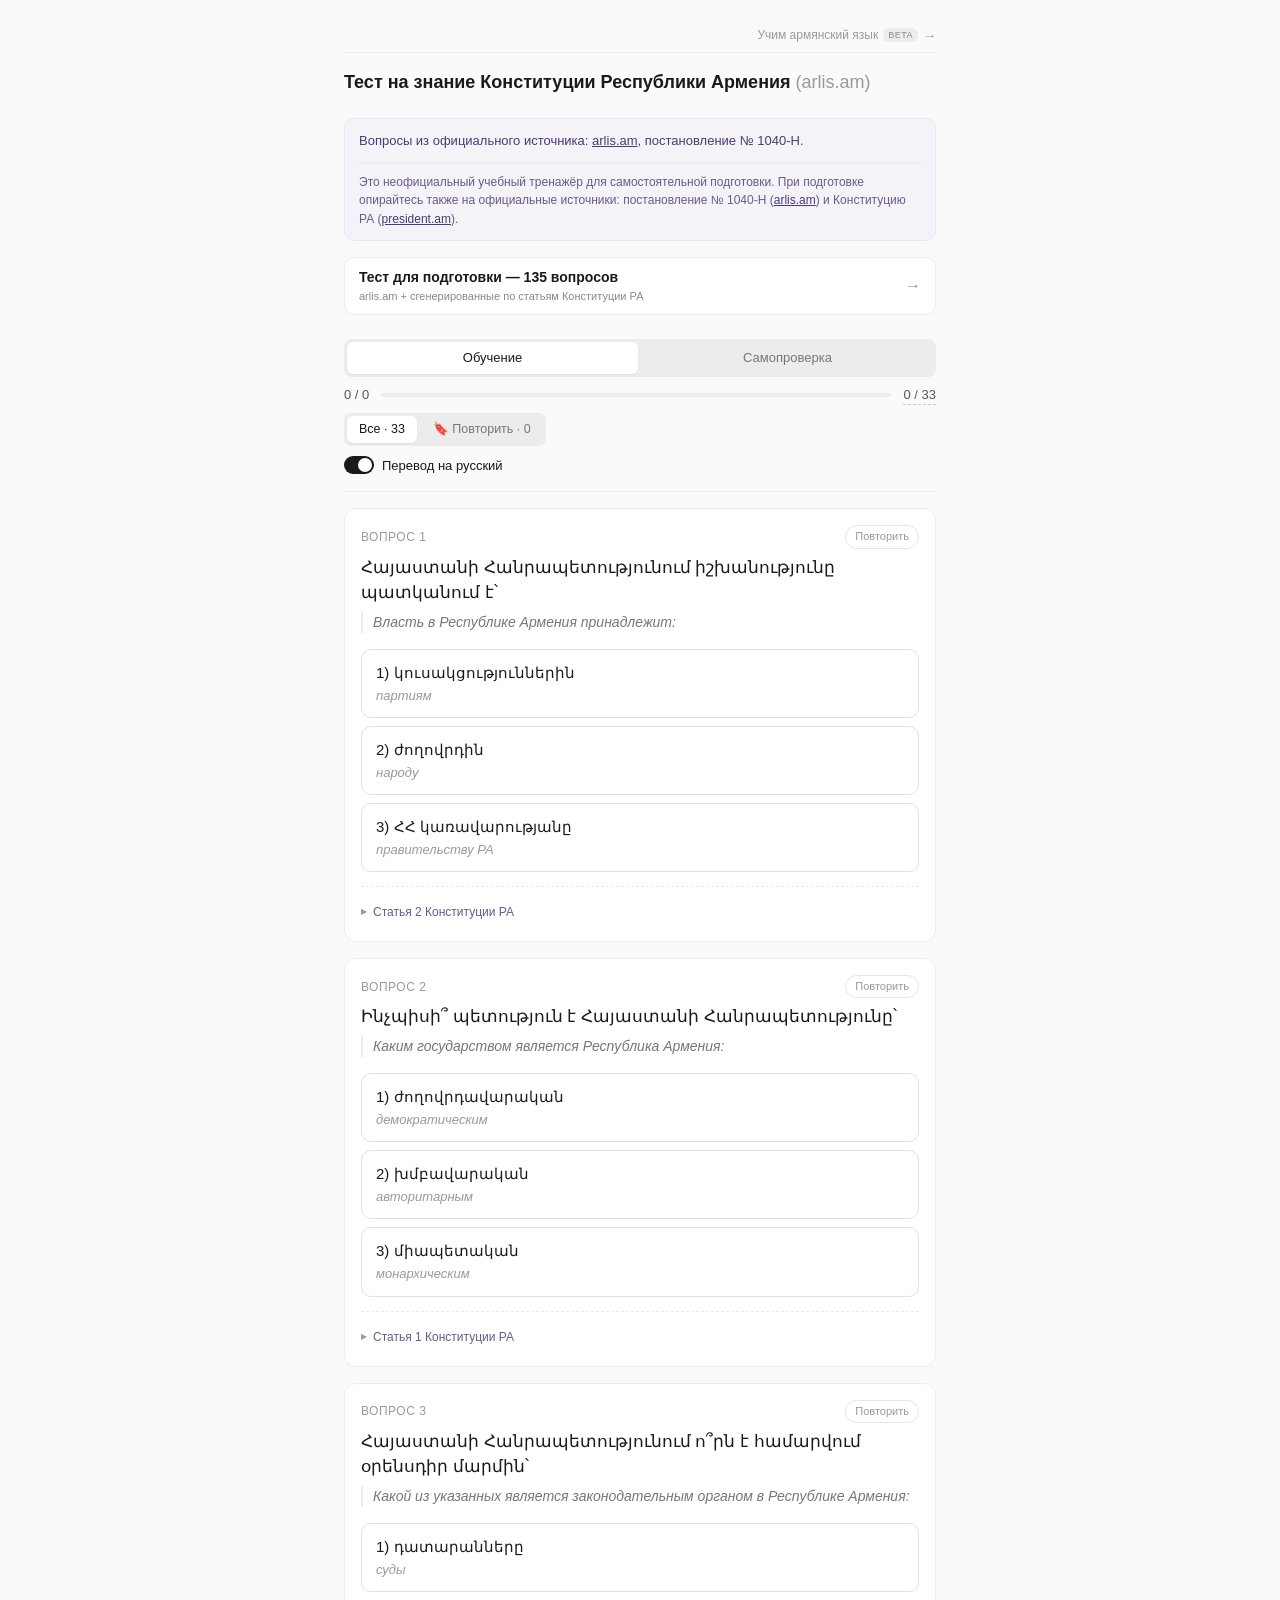
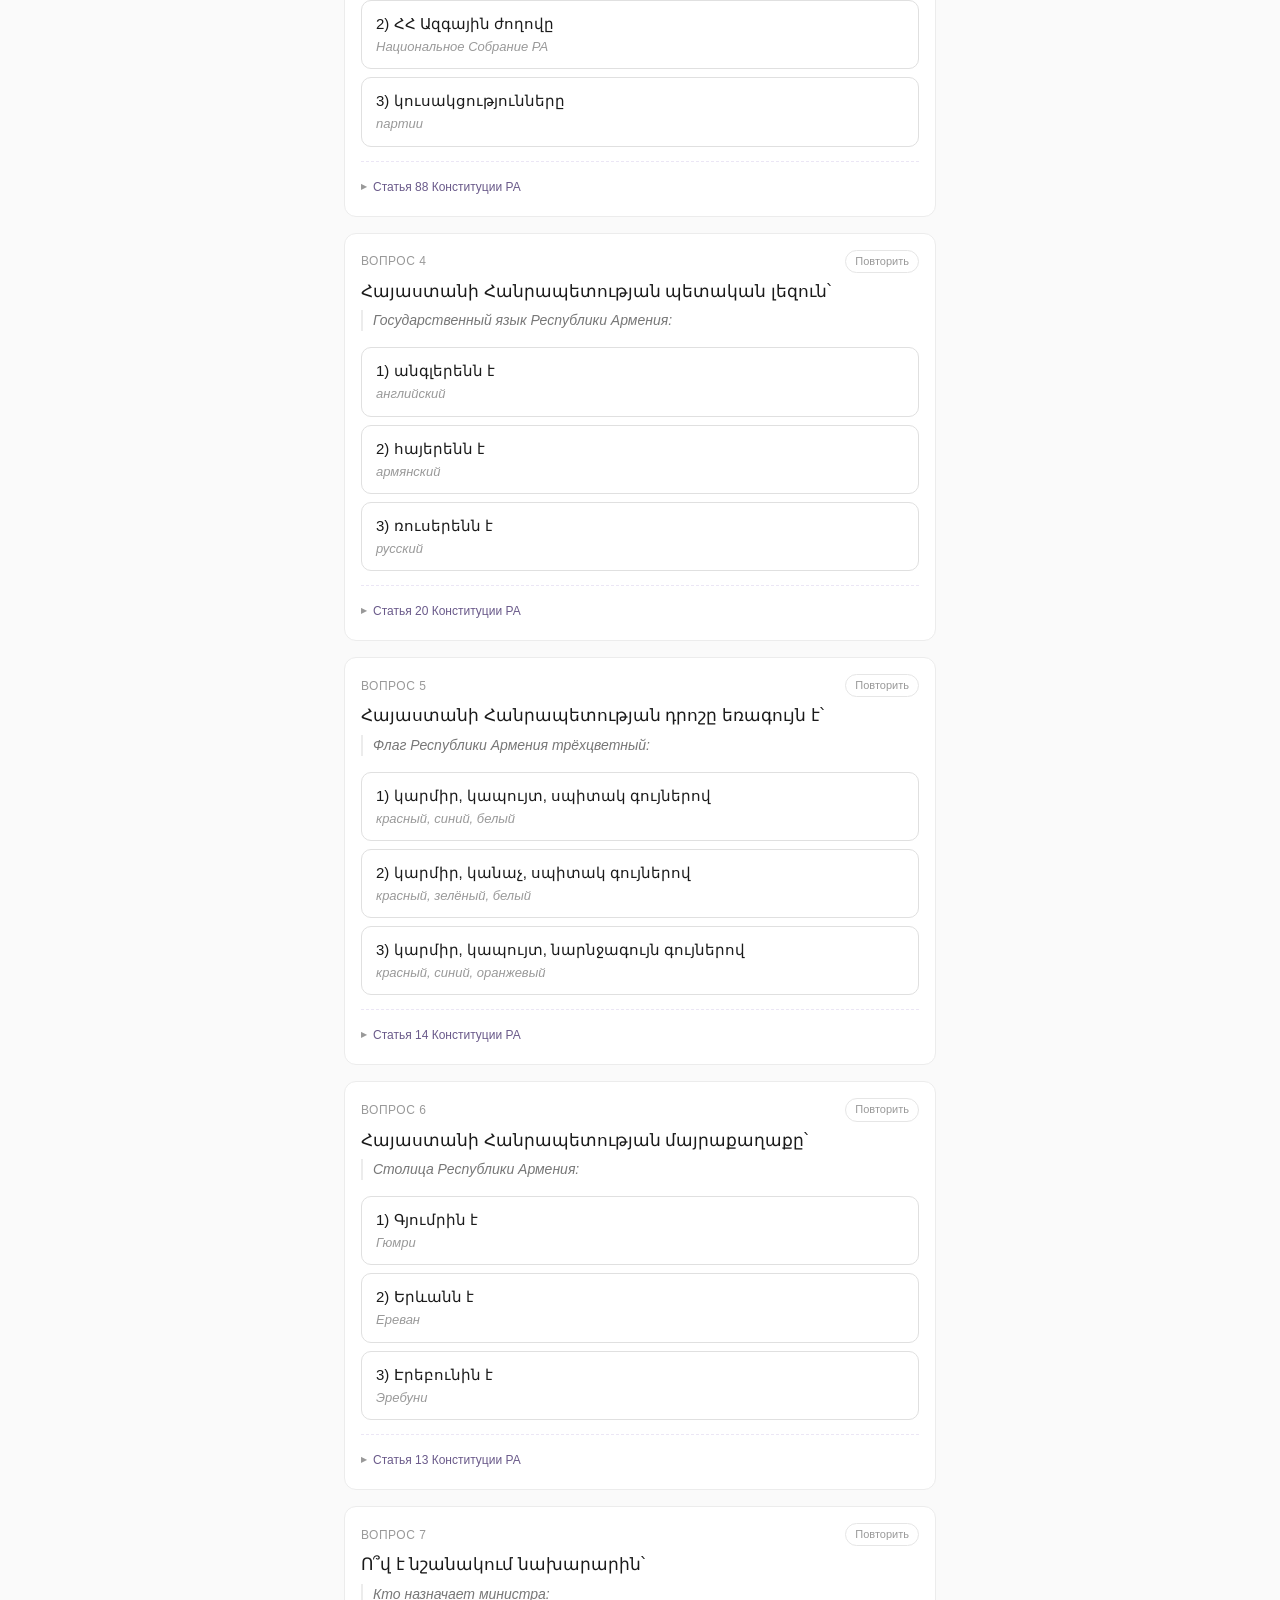
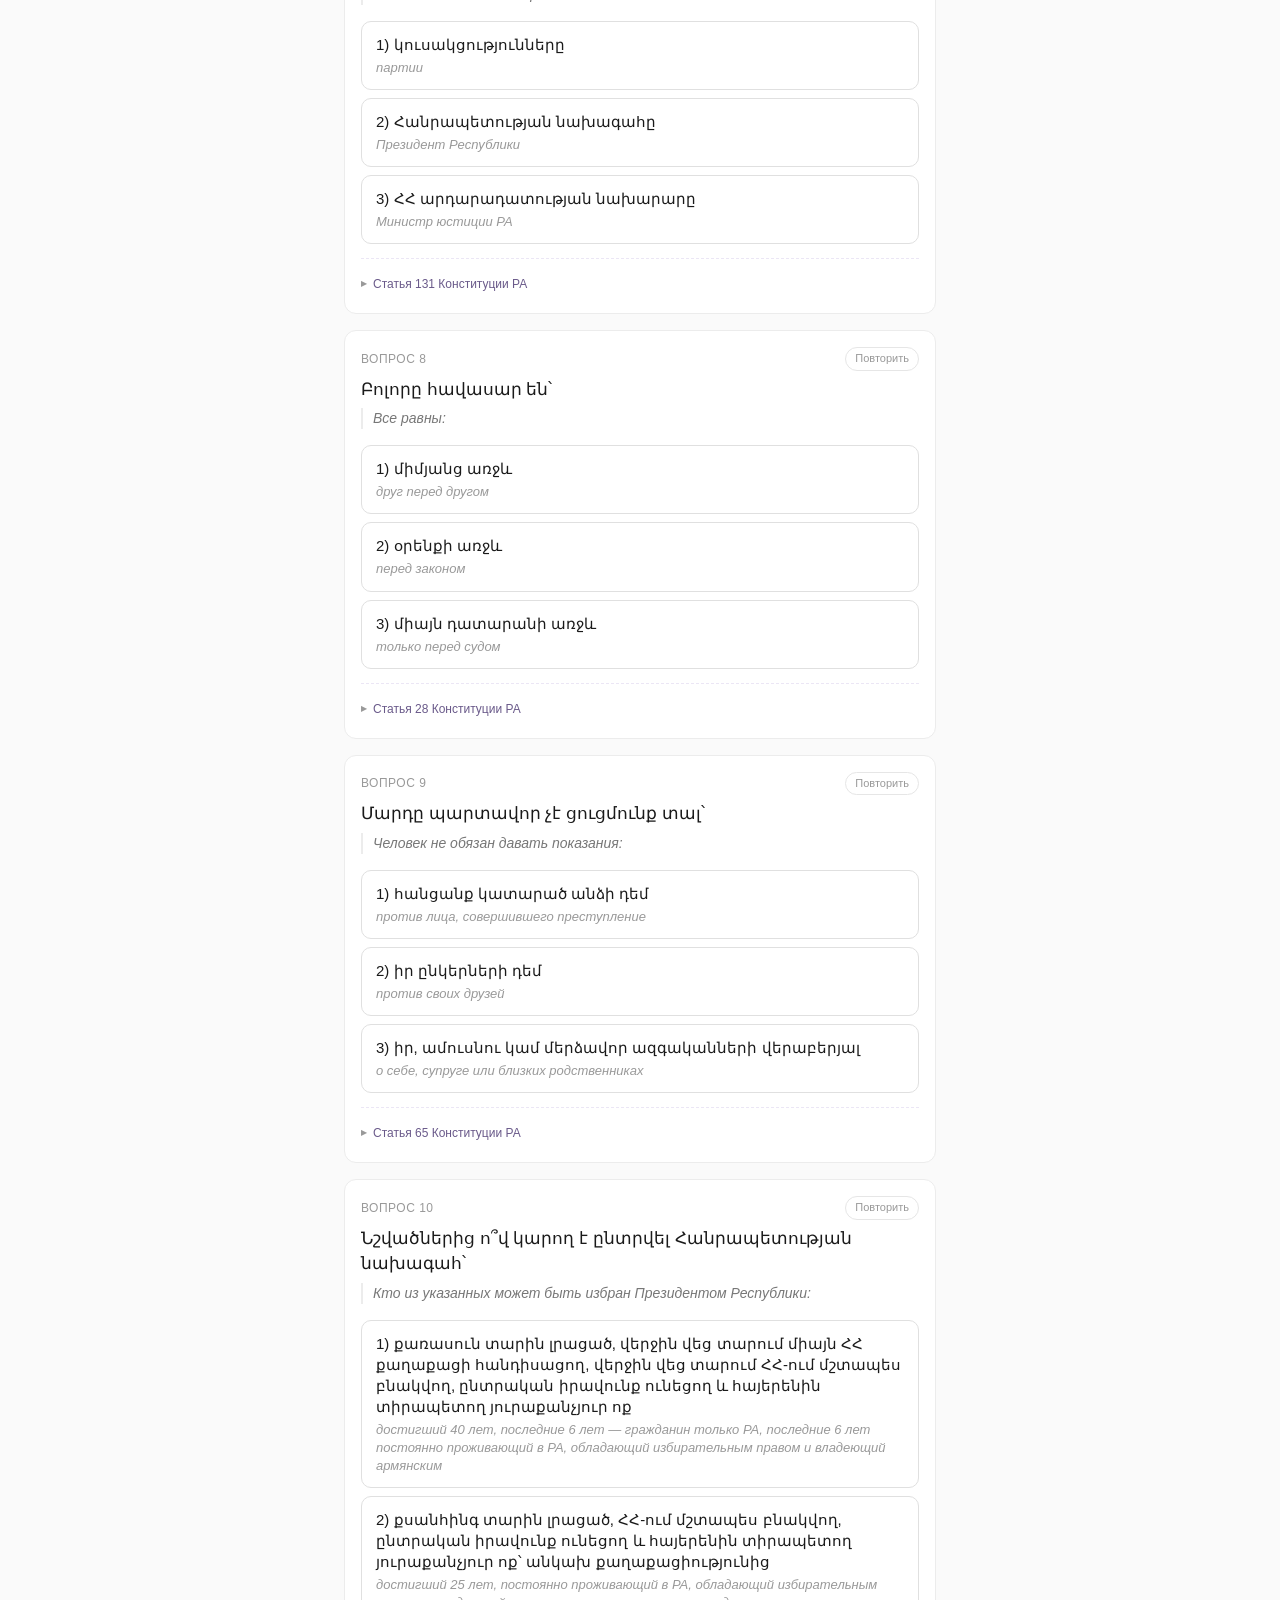
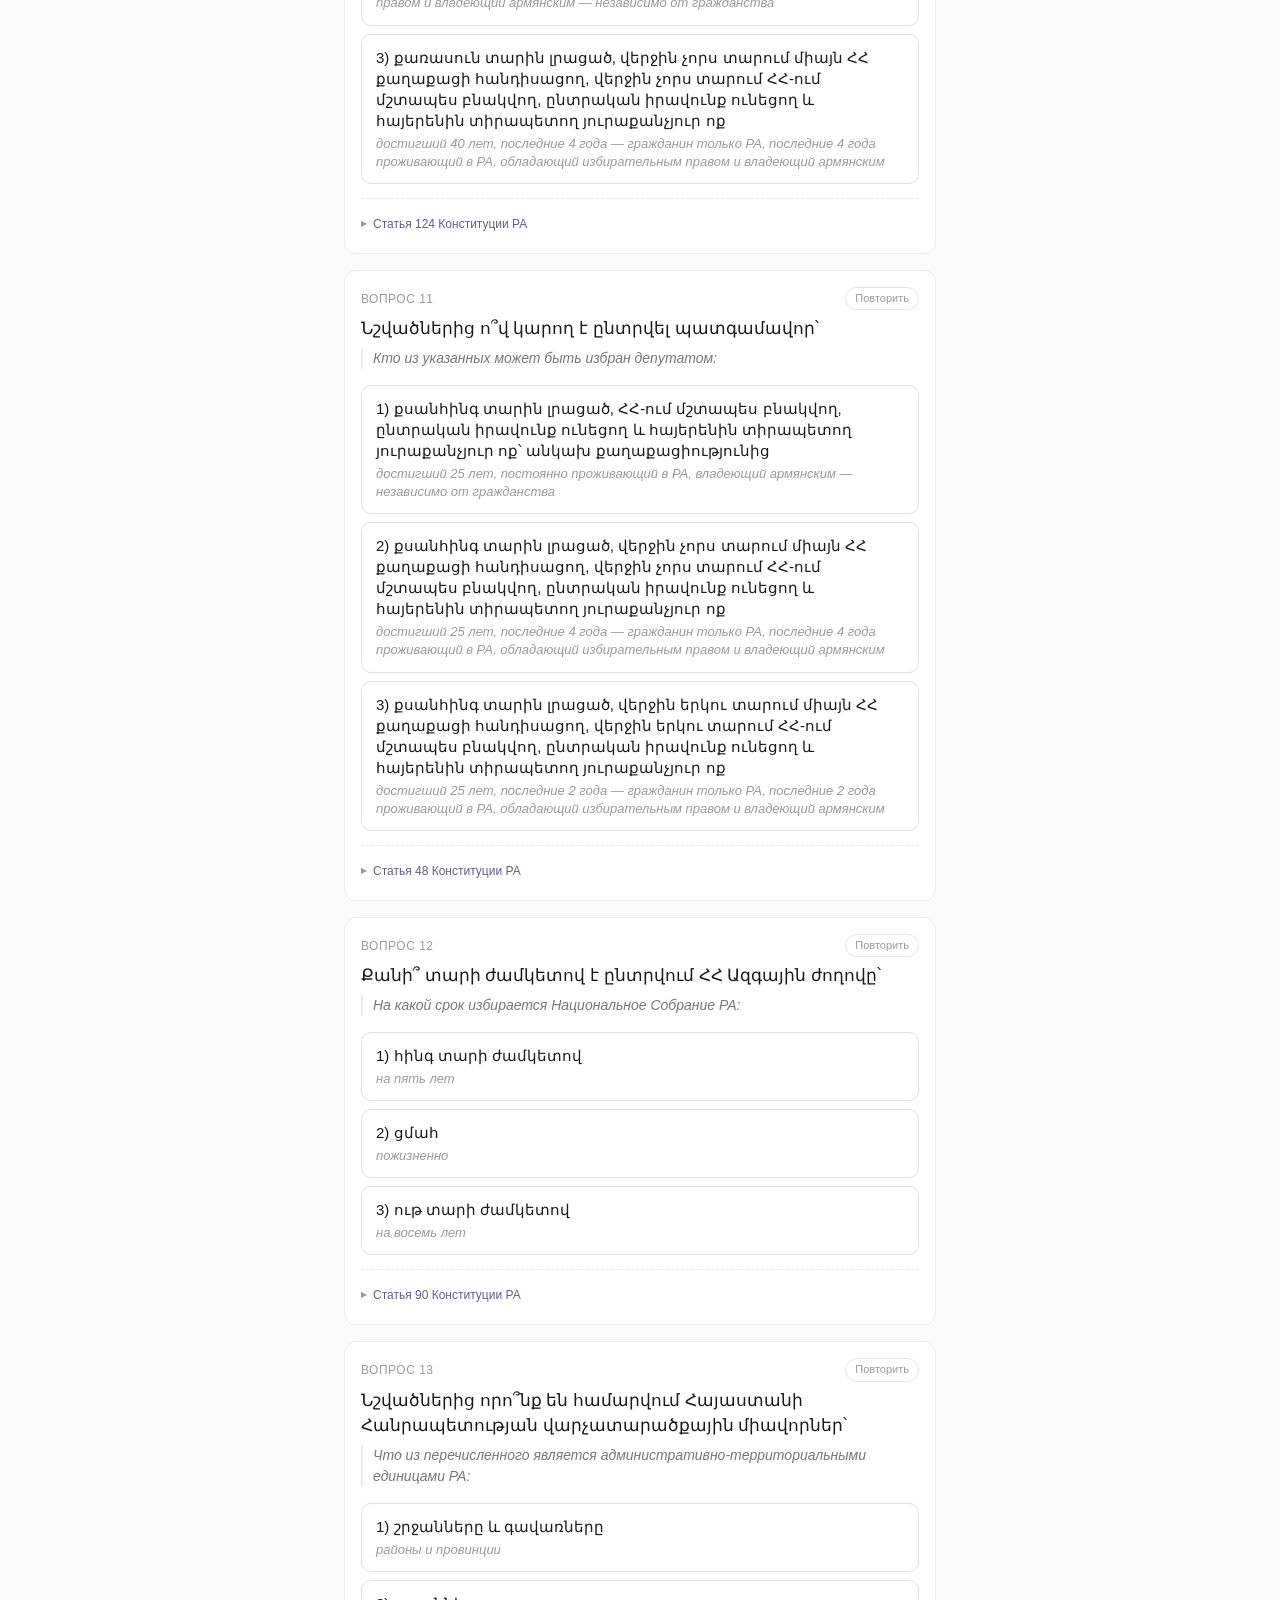
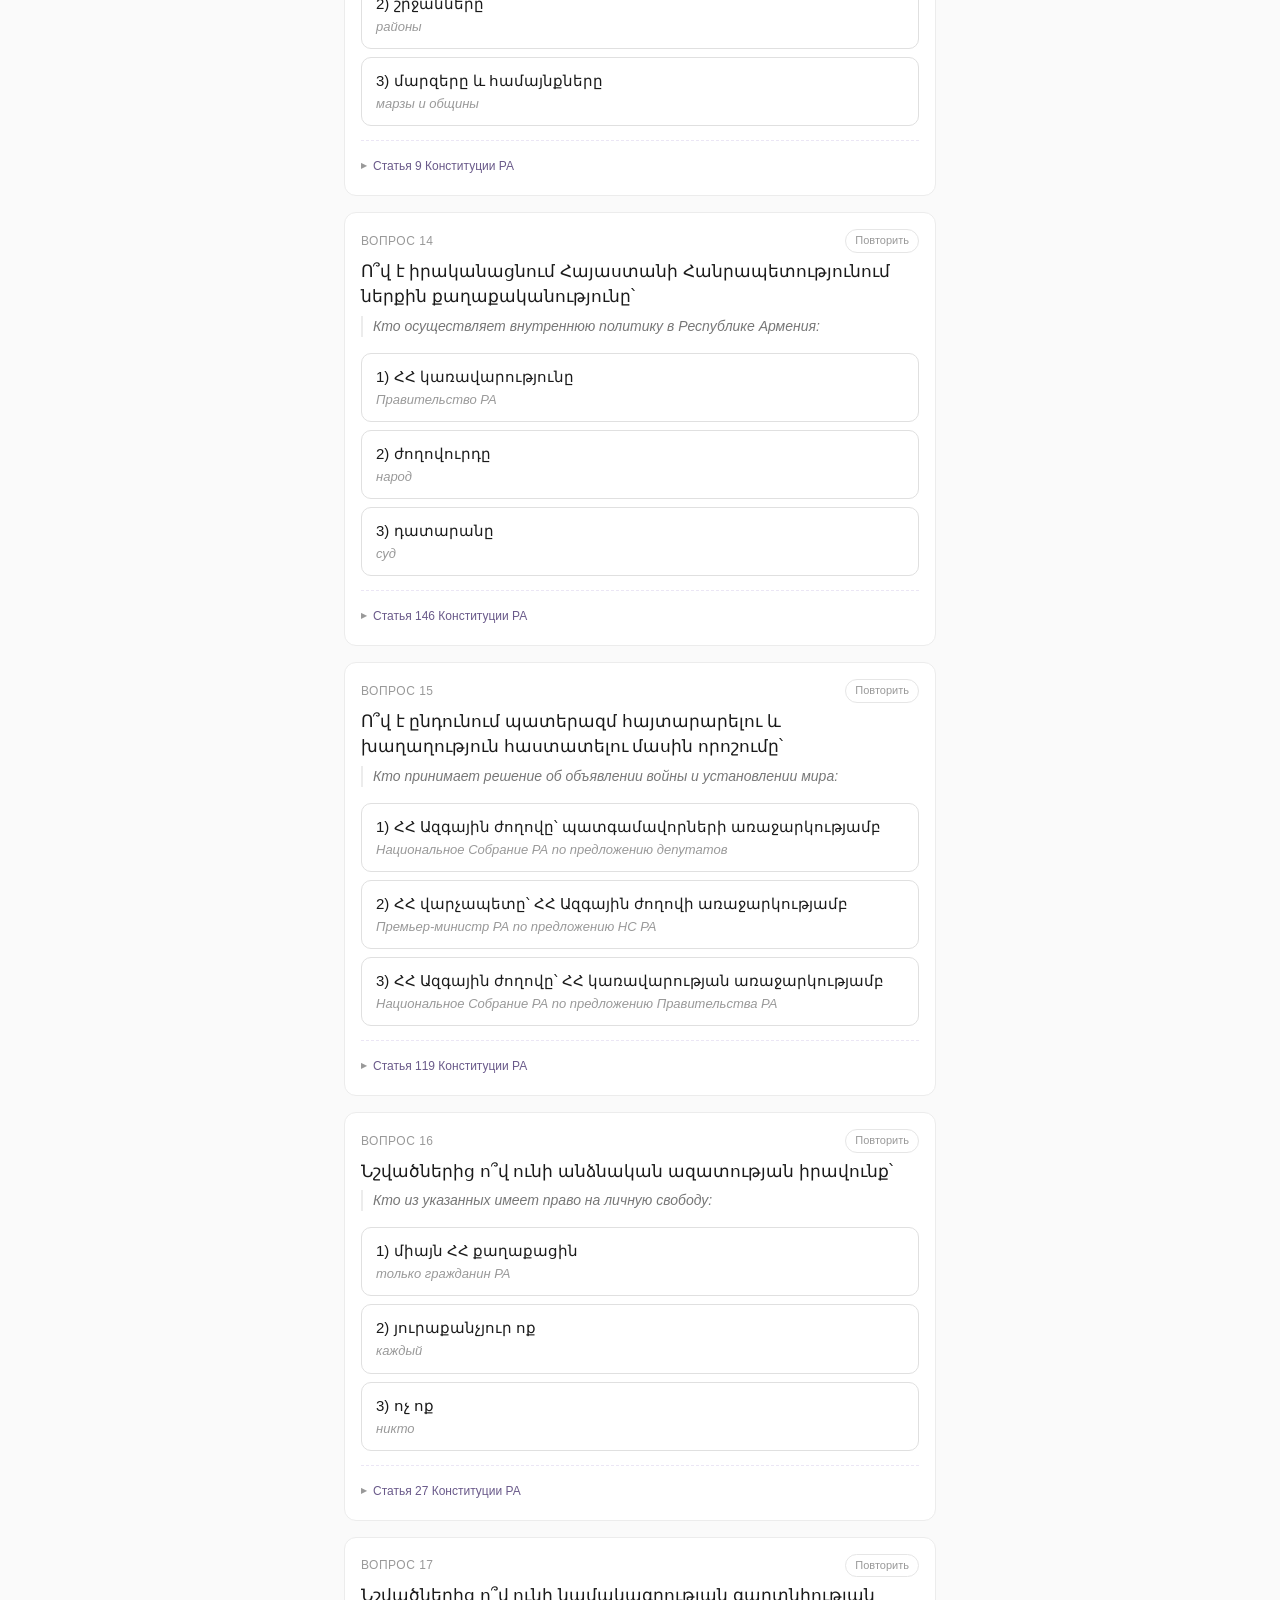
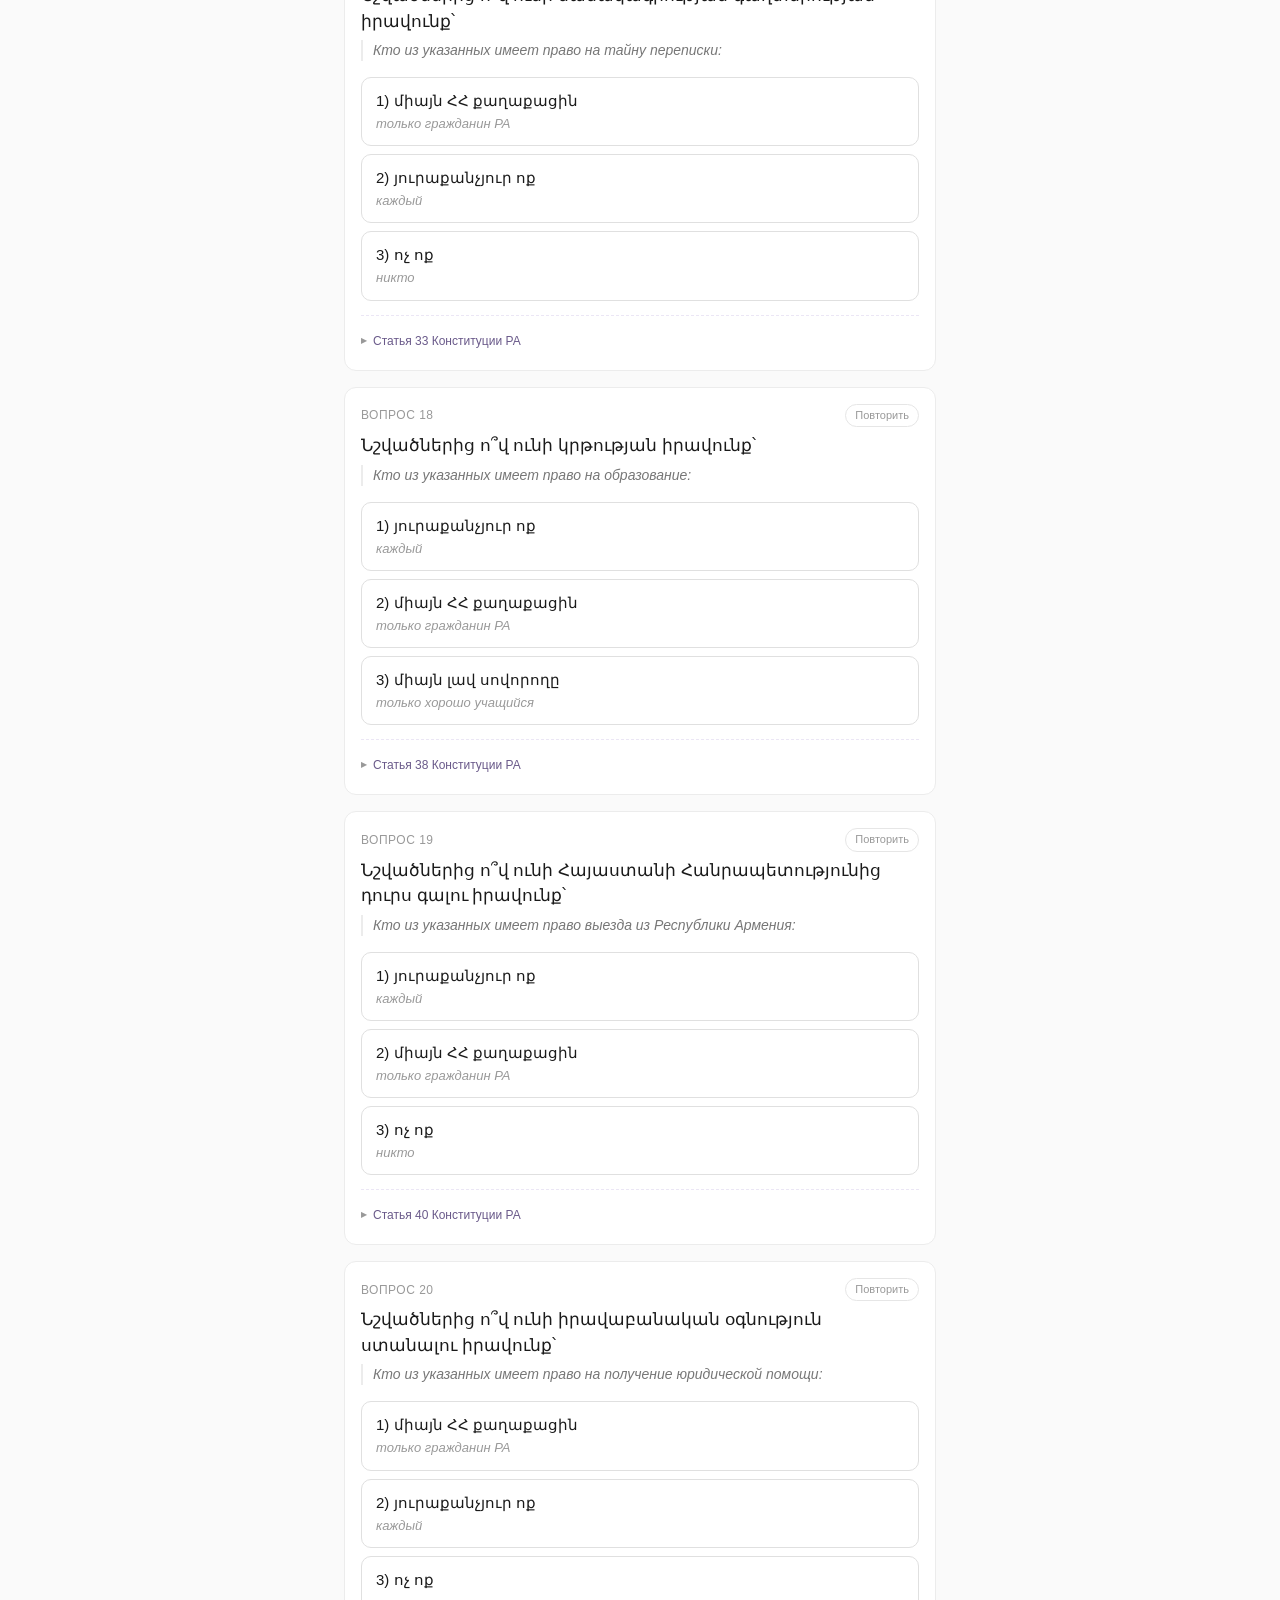
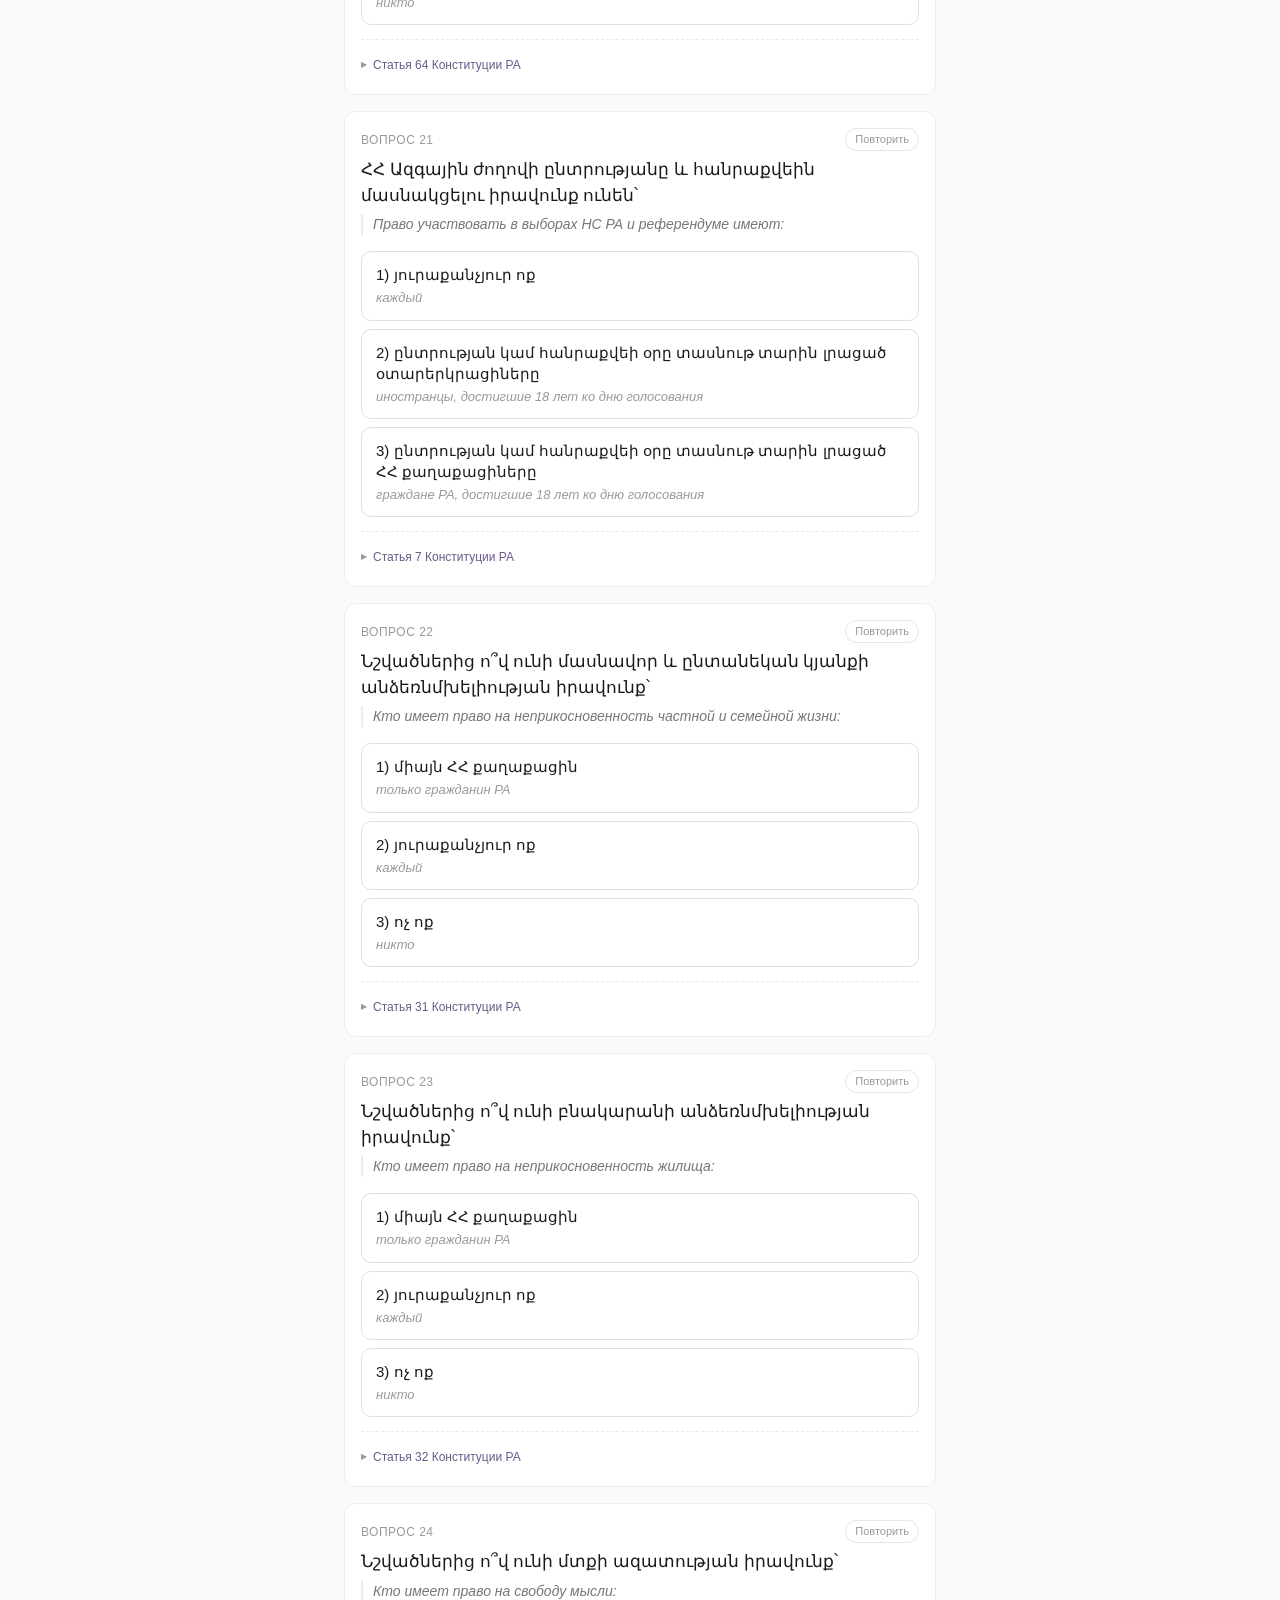
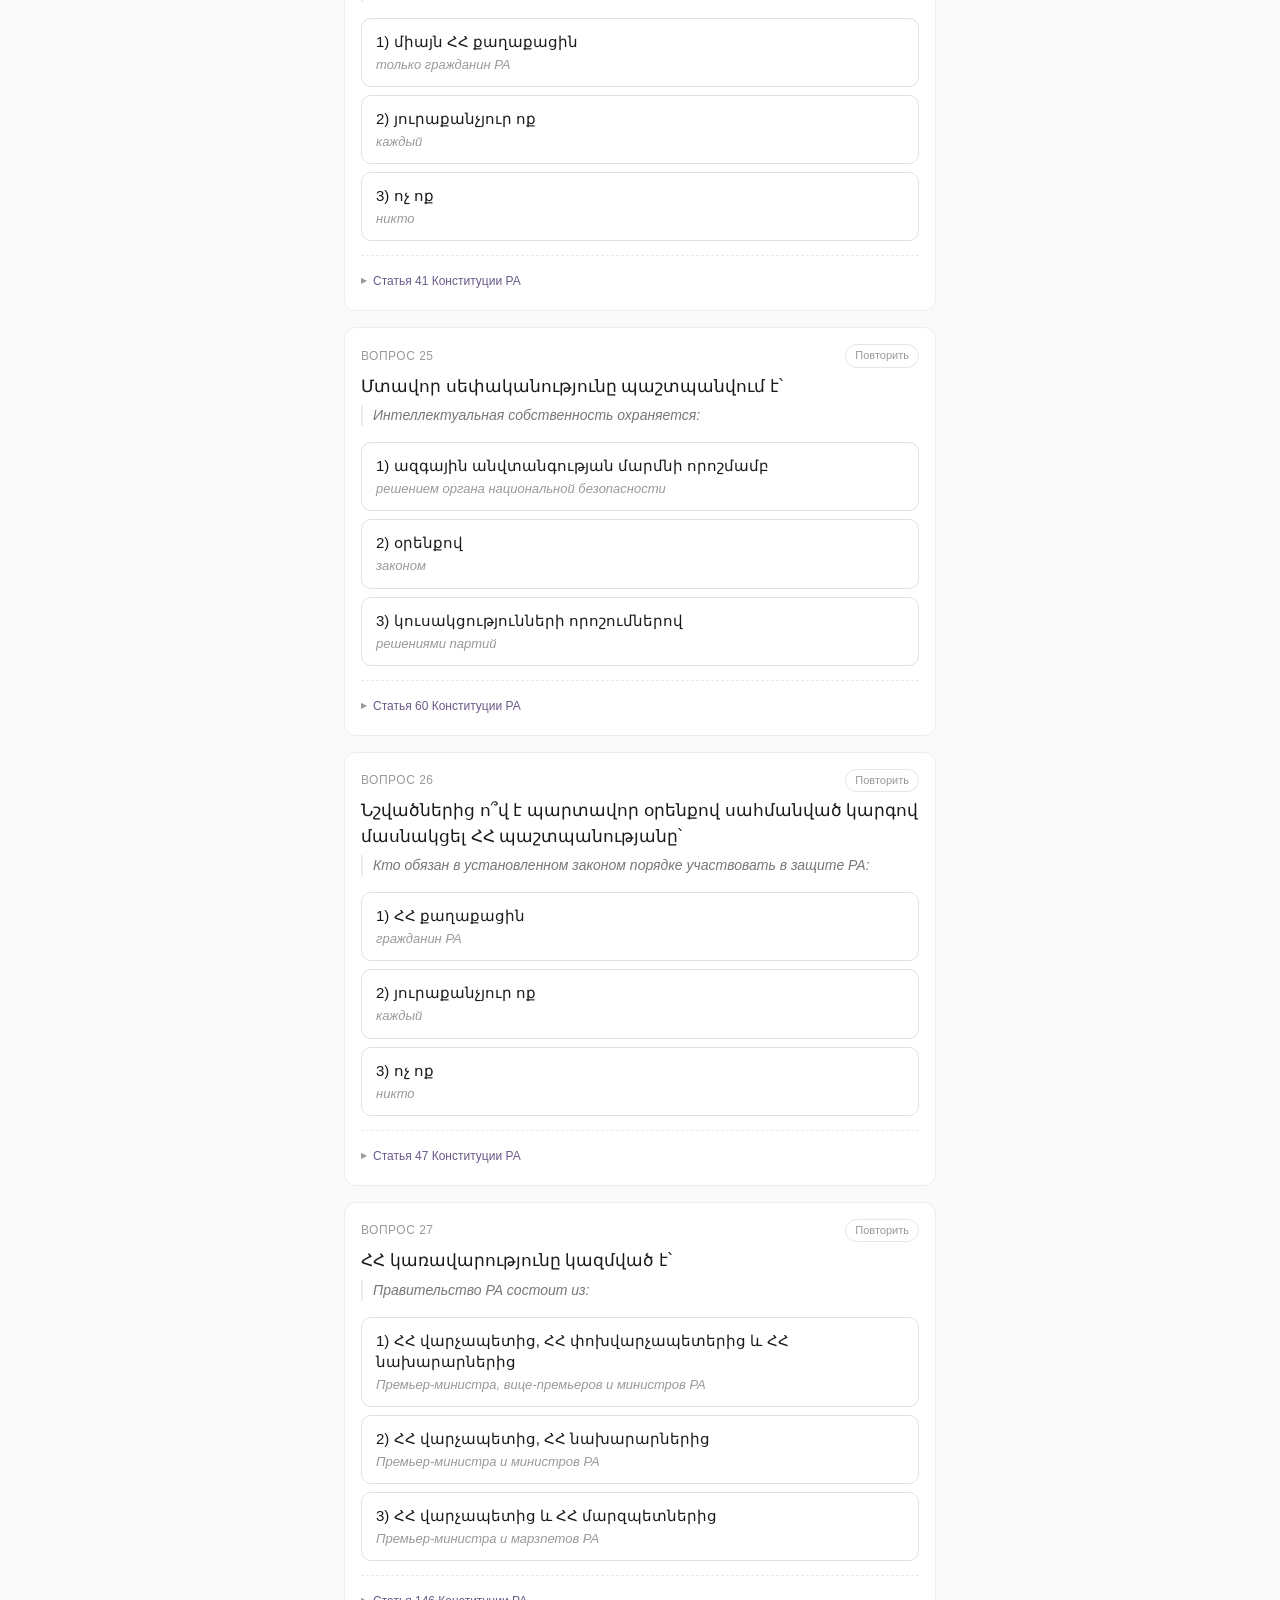
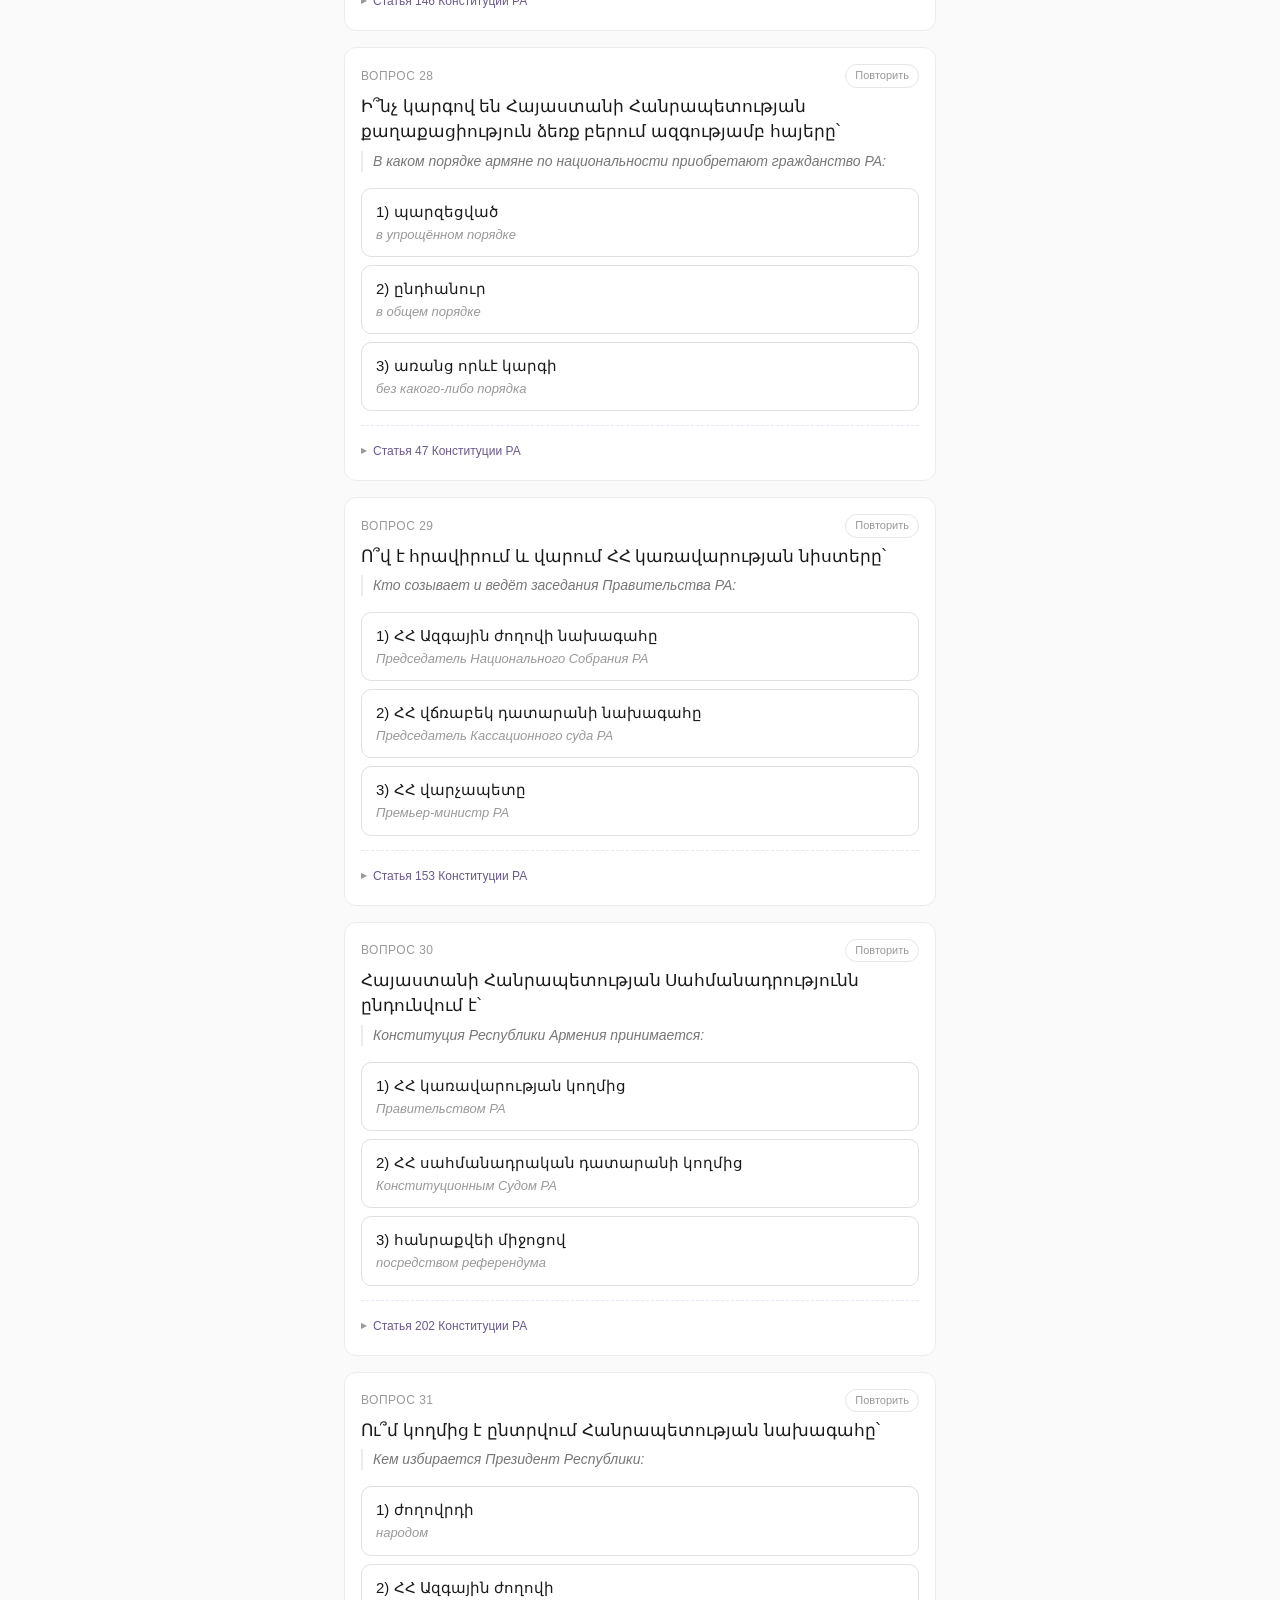
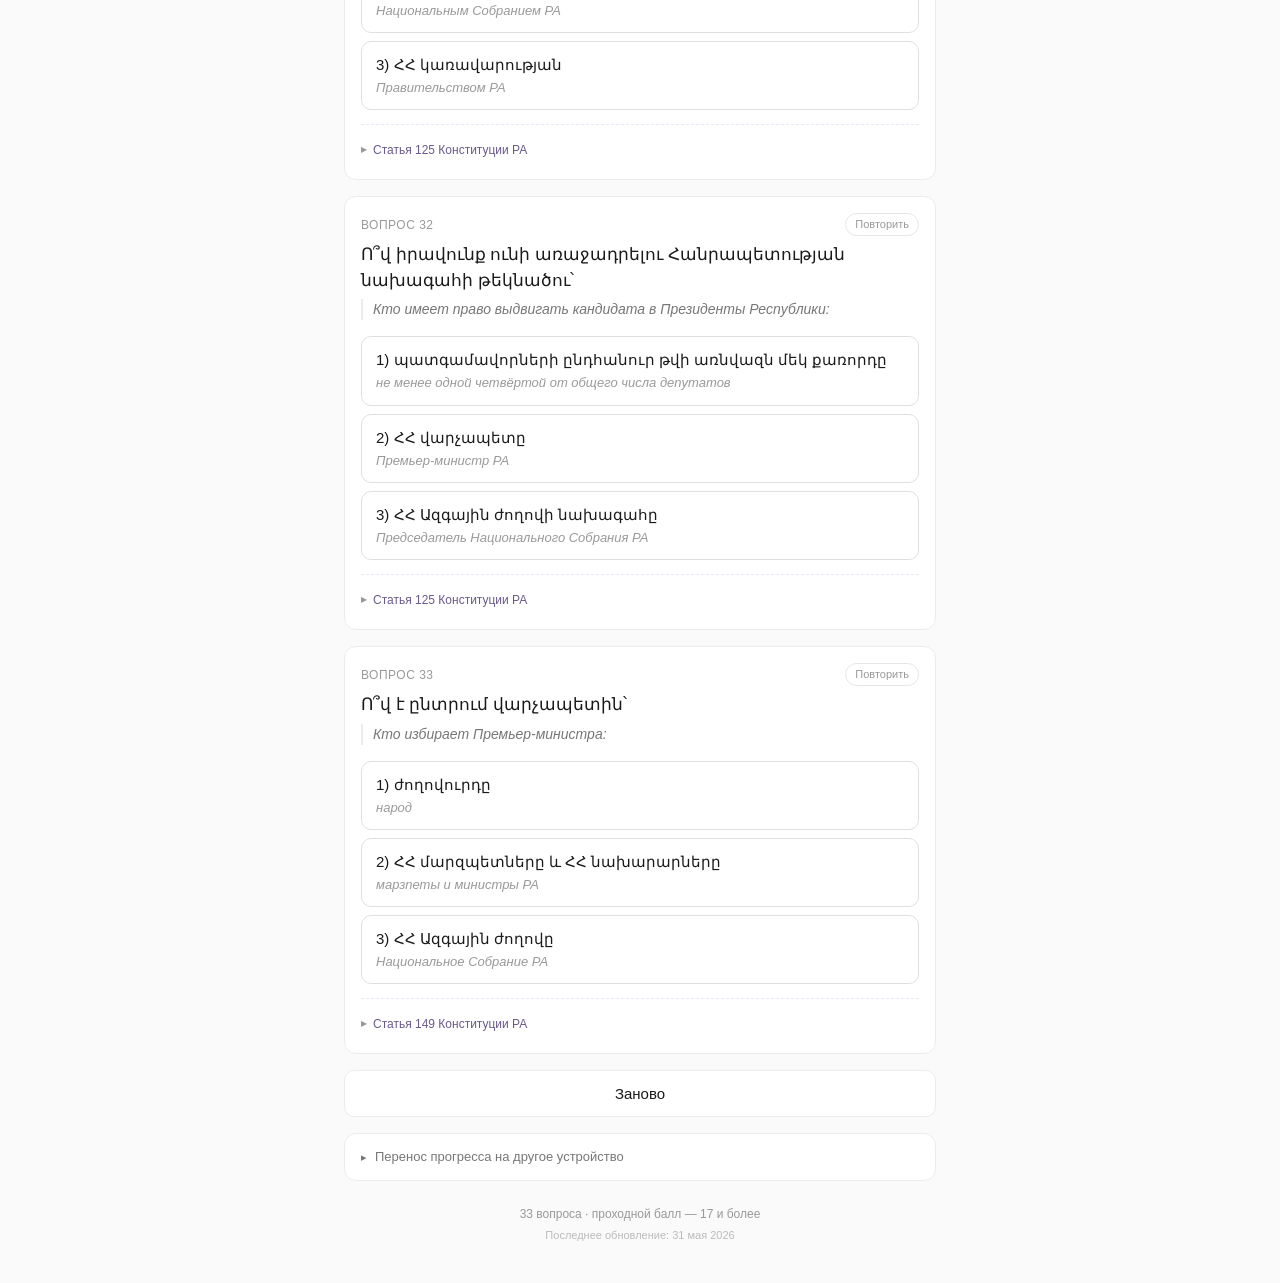
<file: index.html>
<!DOCTYPE html>
<html lang="hy">
<head>
<meta charset="UTF-8" />
<meta name="viewport" content="width=device-width, initial-scale=1.0, viewport-fit=cover" />
<meta name="theme-color" content="#ffffff" />
<title>Թեստ ՀՀ Սահմանադրության / Тест по Конституции РА</title>
<link rel="stylesheet" href="styles.css?v=9" />
</head>
<body data-test="official">

<div class="loader-overlay" id="loader" aria-hidden="true">
  <div class="spinner"></div>
  <div class="loader-text">
    Собираем вопросы…
  </div>
</div>
<div class="container">
  <nav class="top-nav">
    <a class="lang-link" href="https://astromech-dev.github.io/armenian-language/" target="_blank" rel="noopener">
      Учим армянский язык<span class="lang-beta">beta</span><span class="lang-arrow">→</span>
    </a>
  </nav>

  <header>
    <h1>Тест на знание Конституции Республики Армения <span style="color:#999;font-weight:500;">(arlis.am)</span></h1>
  </header>

  <div class="section-intro">
    <p>Вопросы из официального источника: <a href="https://arlis.am/hy/acts/122105" target="_blank" rel="noopener">arlis.am</a>, постановление № 1040-Н.</p>
    <p class="disclaimer">Это неофициальный учебный тренажёр для самостоятельной подготовки. При подготовке опирайтесь также на официальные источники: постановление № 1040-Н (<a href="https://arlis.am/hy/acts/122105" target="_blank" rel="noopener">arlis.am</a>) и Конституцию РА (<a href="https://www.president.am/hy/constitution-2015/" target="_blank" rel="noopener">president.am</a>).</p>
  </div>

  <a class="transition-btn" href="./full.html" data-count="full">
    <span class="btn-text">
      <strong>Тест для подготовки — <span class="tb-count">…</span> <span class="tb-word">вопросов</span></strong>
      <span class="btn-hint">arlis.am + сгенерированные по статьям Конституции РА</span>
    </span>
    <span class="btn-arrow">→</span>
  </a>


  <div class="sticky-controls">
    <div class="mode-toggle" role="tablist" aria-label="Режим">
      <button type="button" class="mode-btn active" data-mode="learn" role="tab" aria-selected="true">Обучение</button>
      <button type="button" class="mode-btn" data-mode="test" role="tab" aria-selected="false">Самопроверка</button>
    </div>
    <div class="progress">
    <span class="score" id="score">0 / 0</span>
    <div class="progress-bar"><div class="progress-fill" id="progressFill"></div></div>
    <button type="button" class="score counter-btn" id="counter" title="Перейти к вопросу">0 / 33</button>
    <input class="counter-input" id="jumpInput" type="number" min="1" inputmode="numeric" aria-label="Номер вопроса" hidden>
  </div>
    <div class="repeat-filter" role="group" aria-label="Какие вопросы показывать">
      <button type="button" class="rf-btn active" data-filter="all" aria-pressed="true">Все · <span id="rfAllCount">…</span></button>
      <button type="button" class="rf-btn" data-filter="repeat" aria-pressed="false">🔖 Повторить · <span id="rfRepeatCount">0</span></button>
    </div>
    <div class="learn-tools">
      <div class="ru-toggle">
        <button type="button" class="ru-btn" id="ruBtn" aria-pressed="true" title="Показывать или скрывать русский перевод">
          <span class="ru-switch"><span class="ru-knob"></span></span>
          <span class="ru-label">Перевод на русский</span>
        </button>
      </div>
      <div class="repeat-actions" id="repeatActions" hidden>
        <button type="button" class="ra-btn" id="repeatRetryBtn">Пройти заново</button>
        <button type="button" class="ra-btn" id="repeatClearBtn">Очистить список</button>
      </div>
    </div>
  </div>

  <main id="quiz"></main>

  <div class="controls">
    <button class="action secondary" id="resetBtn">Заново</button>
  </div>

  <details class="backup">
    <summary>Перенос прогресса на другое устройство</summary>
    <div class="backup-body">
      <p class="backup-hint">Код содержит ваши ответы и список «Повторить». Скопируйте его здесь, откройте этот же тест в другом браузере и вставьте код там.</p>
      <div class="backup-row">
        <button type="button" class="ra-btn" id="backupCopyBtn">Скопировать код</button>
        <button type="button" class="ra-btn" id="backupSaveBtn">Скачать файлом</button>
      </div>
      <textarea class="backup-field" id="backupField" rows="3" spellcheck="false" autocapitalize="off" autocomplete="off" placeholder="Вставьте код сюда"></textarea>
      <div class="backup-row">
        <button type="button" class="ra-btn" id="backupApplyBtn">Применить код</button>
        <label class="ra-btn backup-file-label">Выбрать файл<input type="file" id="backupFileInput" accept=".txt,.json,text/plain" hidden></label>
      </div>
      <div class="backup-status" id="backupStatus" role="status"></div>
    </div>
  </details>

  <footer>
    <div id="footerCounts"></div>
    <div class="footer-updated">Последнее обновление: <span id="lastUpdated"></span></div>
  </footer>
</div>

<script src="articles.js?v=9"></script>
<script src="questions-official.js?v=9"></script>
<script src="config.js?v=9"></script>
<script src="app.js?v=9"></script>
</body>
</html>
</file>
<file: styles.css>
/* Общие стили теста по Конституции РА (для index.html и full.html) */
*,*::before,*::after { box-sizing: border-box; }
  html, body { margin: 0; padding: 0; }
  body {
    font-family: -apple-system, BlinkMacSystemFont, "Segoe UI", Roboto, "Helvetica Neue", Arial, sans-serif;
    background: #fafafa;
    color: #1a1a1a;
    line-height: 1.5;
    -webkit-font-smoothing: antialiased;
    padding: env(safe-area-inset-top) env(safe-area-inset-right) env(safe-area-inset-bottom) env(safe-area-inset-left);
  }
  .container {
    max-width: 640px;
    margin: 0 auto;
    padding: 16px;
  }
  header {
    padding: 4px 0 12px;
    margin-bottom: 12px;
  }
  .top-nav {
    display: flex;
    justify-content: flex-end;
    align-items: center;
    padding: 2px 0 8px;
    margin-bottom: 14px;
    border-bottom: 1px solid #ececec;
  }
  .lang-link {
    display: inline-flex;
    align-items: center;
    gap: 5px;
    flex-shrink: 0;
    font-size: 12px;
    color: #999;
    text-decoration: none;
    white-space: nowrap;
    -webkit-tap-highlight-color: transparent;
    transition: color 0.15s ease;
  }
  .lang-link:hover { color: #4a3a7a; }
  .lang-beta {
    font-size: 9px;
    text-transform: uppercase;
    letter-spacing: 0.5px;
    background: #ececec;
    color: #888;
    padding: 1px 5px;
    border-radius: 6px;
    line-height: 1.4;
  }
  .lang-arrow { font-size: 13px; line-height: 1; }
  .sticky-controls {
    position: sticky;
    top: 0;
    z-index: 10;
    background: #fafafa;
    padding: 8px 0 10px;
    border-bottom: 1px solid #ececec;
    margin-bottom: 16px;
  }
  .sticky-controls .mode-toggle { margin-top: 0; }
  .sticky-controls .progress { margin-top: 8px; }
  .sticky-controls .repeat-filter { margin-top: 8px; }
  .sticky-controls .learn-tools { margin-top: 8px; }
  h1 {
    font-size: 16px;
    font-weight: 600;
    margin: 0;
    color: #1a1a1a;
  }
  .subtitle {
    font-size: 13px;
    color: #777;
    margin-top: 2px;
  }
  .progress {
    display: flex;
    justify-content: space-between;
    align-items: center;
    margin-top: 12px;
    font-size: 13px;
    color: #555;
  }
  .progress-bar {
    flex: 1;
    height: 4px;
    background: #ececec;
    border-radius: 2px;
    margin: 0 12px;
    overflow: hidden;
  }
  .progress-fill {
    height: 100%;
    background: #1a1a1a;
    width: 0%;
    transition: width 0.3s ease;
  }
  .score {
    font-variant-numeric: tabular-nums;
  }
  .mode-toggle {
    display: flex;
    gap: 4px;
    margin-top: 12px;
    background: #ececec;
    border-radius: 8px;
    padding: 3px;
  }
  .mode-btn {
    flex: 1;
    background: transparent;
    border: none;
    padding: 8px 10px;
    font-size: 13px;
    font-weight: 500;
    color: #777;
    border-radius: 6px;
    cursor: pointer;
    font-family: inherit;
    -webkit-tap-highlight-color: transparent;
    transition: background 0.15s ease, color 0.15s ease;
    line-height: 1.2;
  }
  .mode-btn.active {
    background: #ffffff;
    color: #1a1a1a;
    box-shadow: 0 1px 2px rgba(0,0,0,0.06);
  }
  /* Переключатель русского перевода (только в режиме «Обучение»). */
  .ru-toggle {
    margin-top: 10px;
  }
  body.test-mode .ru-toggle { display: none; }
  .ru-btn {
    display: inline-flex;
    align-items: center;
    gap: 8px;
    background: transparent;
    border: none;
    padding: 2px 0;
    font-family: inherit;
    font-size: 13px;
    color: #777;
    cursor: pointer;
    -webkit-tap-highlight-color: transparent;
    transition: color 0.15s ease;
  }
  .ru-btn[aria-pressed="true"] { color: #1a1a1a; }
  .ru-switch {
    position: relative;
    flex: 0 0 auto;
    width: 30px;
    height: 18px;
    background: #dcdcdc;
    border-radius: 9px;
    transition: background 0.15s ease;
  }
  .ru-btn[aria-pressed="true"] .ru-switch { background: #1a1a1a; }
  .ru-knob {
    position: absolute;
    top: 2px;
    left: 2px;
    width: 14px;
    height: 14px;
    background: #ffffff;
    border-radius: 50%;
    box-shadow: 0 1px 2px rgba(0,0,0,0.15);
    transition: transform 0.15s ease;
  }
  .ru-btn[aria-pressed="true"] .ru-knob { transform: translateX(12px); }
  /* --- Список «на повторение»: фильтр над вопросами и метка на карточке --- */
  .learn-tools {
    display: flex;
    align-items: center;
    justify-content: space-between;
    flex-wrap: wrap;
    gap: 8px 12px;
    margin-top: 10px;
  }
  .learn-tools .ru-toggle { margin-top: 0; }
  .learn-tools .repeat-actions { margin-top: 0; }
  body.test-mode .learn-tools,
  body.test-mode .repeat-actions { display: none; }
  .repeat-filter {
    display: inline-flex;
    gap: 4px;
    margin-top: 10px;
    background: #ececec;
    border-radius: 7px;
    padding: 3px;
  }
  body.test-mode .repeat-filter { display: none; }
  .rf-btn {
    flex: 0 0 auto;
    background: transparent;
    border: none;
    padding: 6px 12px;
    font-size: 12.5px;
    font-weight: 500;
    color: #777;
    border-radius: 6px;
    cursor: pointer;
    font-family: inherit;
    white-space: nowrap;
    font-variant-numeric: tabular-nums;
    -webkit-tap-highlight-color: transparent;
    transition: background 0.15s ease, color 0.15s ease;
    line-height: 1.2;
  }
  .rf-btn.active {
    background: #ffffff;
    color: #1a1a1a;
    box-shadow: 0 1px 2px rgba(0,0,0,0.06);
  }
  .repeat-actions {
    display: flex;
    gap: 8px;
    margin-top: 8px;
  }
  .repeat-actions[hidden] { display: none; }
  .ra-btn {
    background: transparent;
    border: 1px solid #e0e0e0;
    border-radius: 6px;
    padding: 4px 10px;
    font-size: 12px;
    color: #777;
    cursor: pointer;
    font-family: inherit;
    -webkit-tap-highlight-color: transparent;
    transition: color 0.15s ease, border-color 0.15s ease;
  }
  .ra-btn:hover:not(:disabled) { color: #1a1a1a; border-color: #c9c9c9; }
  .ra-btn:disabled { opacity: 0.45; cursor: default; }
  .mark-btn {
    display: inline-flex;
    align-items: center;
    gap: 5px;
    background: transparent;
    border: 1px solid #e6e6e6;
    border-radius: 12px;
    padding: 3px 9px;
    font-size: 11px;
    font-family: inherit;
    color: #999;
    line-height: 1.4;
    white-space: nowrap;
    cursor: pointer;
    -webkit-tap-highlight-color: transparent;
    transition: background 0.15s ease, border-color 0.15s ease, color 0.15s ease;
  }
  .mark-btn .mark-icon { font-size: 10px; }
  .mark-btn .mark-icon[hidden] { display: none; }
  .mark-btn:hover { color: #1a1a1a; border-color: #c9c9c9; }
  .mark-btn[aria-pressed="true"] {
    background: #fdf4e6;
    border-color: #f0dcb4;
    color: #8a5a12;
  }
  .summary-action {
    display: block;
    width: 100%;
    max-width: 320px;
    margin: 12px auto 0;
    padding: 11px 14px;
    background: #1a1a1a;
    color: #ffffff;
    border: 1px solid #1a1a1a;
    border-radius: 8px;
    font-family: inherit;
    font-size: 14px;
    font-weight: 500;
    cursor: pointer;
    -webkit-tap-highlight-color: transparent;
    transition: background 0.15s ease;
  }
  .summary-action:hover { background: #333; }
  .summary-action.secondary {
    background: transparent;
    color: #555;
    border-color: #e0e0e0;
    font-weight: 400;
  }
  .summary-action.secondary:hover { background: #f5f5f5; color: #1a1a1a; }
  .empty-state {
    background: #ffffff;
    border: 1px dashed #dcdcdc;
    border-radius: 12px;
    padding: 28px 20px;
    text-align: center;
    font-size: 14px;
    line-height: 1.7;
    color: #777;
  }
  .es-pill {
    display: inline-block;
    background: #fdf4e6;
    border: 1px solid #f0dcb4;
    color: #8a5a12;
    border-radius: 12px;
    padding: 1px 8px;
    font-size: 12px;
    white-space: nowrap;
  }
  /* Скрытие перевода: в режиме теста — всегда, в обучении — по переключателю. */
  body.test-mode .q-ru,
  body.test-mode .opt-ru,
  body.test-mode .ru-only,
  body.no-ru .q-ru,
  body.no-ru .opt-ru,
  body.no-ru .ru-only {
    display: none !important;
  }
  /* …кроме одного вопроса, которому в самопроверке перевод раскрыли вручную. */
  body.test-mode .question.show-ru .q-ru { display: block !important; }
  body.test-mode .question.show-ru .option .opt-ru { display: block !important; }
  .ru-one-btn {
    display: inline-flex;
    align-items: center;
    background: transparent;
    border: 1px solid #e6e6e6;
    border-radius: 12px;
    padding: 3px 10px;
    font-family: inherit;
    font-size: 11px;
    color: #999;
    line-height: 1.4;
    white-space: nowrap;
    cursor: pointer;
    -webkit-tap-highlight-color: transparent;
    transition: background 0.15s ease, border-color 0.15s ease, color 0.15s ease;
  }
  .ru-one-btn:hover { color: #1a1a1a; border-color: #c9c9c9; }
  .ru-one-btn[aria-pressed="true"] {
    background: #eef1f8;
    border-color: #c9d2e8;
    color: #3a4a7a;
  }
  /* --- Быстрый переход к вопросу: счётчик прогресса работает как кнопка --- */
  .counter-btn {
    background: transparent;
    border: none;
    padding: 0;
    font: inherit;
    color: #555;
    border-bottom: 1px dashed #c9c9c9;
    cursor: pointer;
    -webkit-tap-highlight-color: transparent;
    transition: color 0.15s ease, border-color 0.15s ease;
  }
  .counter-btn:hover { color: #1a1a1a; border-bottom-color: #999; }
  .counter-input {
    width: 76px;
    padding: 2px 6px;
    background: #ffffff;
    border: 1px solid #999;
    border-radius: 6px;
    font-family: inherit;
    font-size: 13px;
    text-align: center;
    color: #1a1a1a;
    -webkit-appearance: none;
    appearance: none;
    -moz-appearance: textfield;
  }
  .counter-input::-webkit-outer-spin-button,
  .counter-input::-webkit-inner-spin-button {
    -webkit-appearance: none;
    margin: 0;
  }
  .counter-input:focus { outline: none; border-color: #1a1a1a; }
  .counter-input.error { border-color: #b3261e; color: #b3261e; }
  .question {
    background: #ffffff;
    border: 1px solid #ececec;
    border-radius: 12px;
    padding: 16px;
    margin-bottom: 16px;
    scroll-margin-top: 130px;
  }
  .q-head {
    display: flex;
    justify-content: space-between;
    align-items: center;
    gap: 8px;
    margin-bottom: 6px;
  }
  .q-num {
    margin-right: auto;
    font-size: 12px;
    color: #999;
    text-transform: uppercase;
    letter-spacing: 0.5px;
  }
  .q-badge {
    display: inline-flex;
    align-items: center;
    gap: 4px;
    font-size: 11px;
    padding: 2px 8px;
    border-radius: 10px;
    font-weight: 500;
    line-height: 1.4;
    white-space: nowrap;
  }
  .q-badge.official {
    background: #e8f4ea;
    color: #1b5e20;
  }
  .q-badge.generated {
    background: #f0ecf8;
    color: #4a3a7a;
  }
  .q-badge .badge-ru { font-weight: 400; }
  body.test-mode .q-badge .badge-ru { display: none; }
  .loader-overlay {
    position: fixed;
    inset: 0;
    background: rgba(250, 250, 250, 0.96);
    display: none;
    align-items: center;
    justify-content: center;
    z-index: 100;
    flex-direction: column;
    gap: 18px;
    padding: env(safe-area-inset-top) env(safe-area-inset-right) env(safe-area-inset-bottom) env(safe-area-inset-left);
  }
  .loader-overlay.show { display: flex; }
  .spinner {
    width: 38px;
    height: 38px;
    border: 3px solid #ececec;
    border-top-color: #1a1a1a;
    border-radius: 50%;
    animation: spin 0.8s linear infinite;
  }
  @keyframes spin {
    to { transform: rotate(360deg); }
  }
  .loader-text {
    font-size: 14px;
    color: #555;
    text-align: center;
    line-height: 1.5;
    max-width: 280px;
  }
  .loader-text .ru-only { display: block; color: #999; font-size: 13px; margin-top: 2px; }
  .section-intro {
    background: #f5f3f8;
    border: 1px solid #ebe6f5;
    border-radius: 10px;
    padding: 12px 14px;
    margin-bottom: 16px;
    font-size: 13px;
    color: #4a3a7a;
    line-height: 1.55;
  }
  .section-intro p { margin: 0; }
  .section-intro p + p { margin-top: 8px; }
  .section-intro .disclaimer {
    margin-top: 10px;
    padding-top: 10px;
    border-top: 1px solid #ebe6f5;
    font-size: 12px;
    color: #6a5a8a;
  }
  .test-mode-only { display: none; }
  body.test-mode .test-mode-only { display: block; }
  .section-intro a {
    color: #4a3a7a;
    text-decoration: underline;
  }
  .section-intro .ru-only {
    display: block;
    margin-top: 6px;
    color: #6a5a8a;
  }
  .tag-ref {
    display: inline-block;
    font-size: 11px;
    padding: 1px 7px;
    border-radius: 9px;
    font-weight: 500;
    white-space: nowrap;
    vertical-align: baseline;
    line-height: 1.7;
  }
  .tag-ref.tag-official {
    background: #e8f4ea;
    color: #1b5e20;
  }
  .tag-ref.tag-generated {
    background: #ebe6f5;
    color: #4a3a7a;
  }
  .back-link {
    display: inline-flex;
    align-items: center;
    gap: 6px;
    text-decoration: none;
    color: #555;
    font-size: 13px;
    padding: 6px 10px 6px 6px;
    margin: -6px 0 8px -6px;
    border-radius: 8px;
    transition: background 0.15s ease, color 0.15s ease;
    -webkit-tap-highlight-color: transparent;
  }
  .back-link:hover { background: #ececec; color: #1a1a1a; }
  .back-link .back-arrow {
    font-size: 16px;
    line-height: 1;
  }
  .back-link .back-text {
    line-height: 1.3;
  }
  .back-link .ru-only {
    display: inline;
    color: #999;
    margin-left: 4px;
  }
  body.test-mode .back-link .ru-only { display: none; }
  .q-hy {
    font-size: 16px;
    font-weight: 500;
    margin-bottom: 6px;
    color: #1a1a1a;
  }
  .q-ru {
    font-size: 14px;
    color: #777;
    font-style: italic;
    margin-bottom: 16px;
    padding-left: 10px;
    border-left: 2px solid #ececec;
  }
  .options {
    display: flex;
    flex-direction: column;
    gap: 8px;
  }
  .option {
    display: block;
    width: 100%;
    text-align: left;
    background: #ffffff;
    border: 1px solid #e0e0e0;
    border-radius: 10px;
    padding: 12px 14px;
    font-size: 15px;
    color: #1a1a1a;
    cursor: pointer;
    transition: background 0.15s ease, border-color 0.15s ease;
    font-family: inherit;
    line-height: 1.4;
    -webkit-tap-highlight-color: transparent;
  }
  .option:hover:not(:disabled) {
    background: #f5f5f5;
  }
  .option:active:not(:disabled) {
    background: #ececec;
  }
  .option:disabled {
    cursor: default;
  }
  .option .opt-ru {
    display: block;
    font-size: 13px;
    color: #999;
    margin-top: 4px;
    font-style: italic;
  }
  .option.correct {
    background: #ecf8ee;
    border-color: #4caf50;
    color: #1b5e20;
  }
  .option.correct .opt-ru { color: #4a7a4f; }
  .option.wrong {
    background: #fdecec;
    border-color: #e53935;
    color: #b71c1c;
  }
  .option.wrong .opt-ru { color: #a06060; }
  .option.muted {
    opacity: 0.55;
  }
  .feedback {
    margin-top: 12px;
    padding: 10px 12px;
    border-radius: 8px;
    font-size: 13px;
    display: none;
  }
  .feedback.show { display: block; }
  .feedback.ok {
    background: #ecf8ee;
    color: #1b5e20;
  }
  .feedback.err {
    background: #fdecec;
    color: #b71c1c;
  }
  .controls {
    display: flex;
    gap: 8px;
    margin-top: 16px;
  }
  button.action {
    flex: 1;
    background: #1a1a1a;
    color: #fff;
    border: none;
    border-radius: 10px;
    padding: 14px;
    font-size: 15px;
    font-weight: 500;
    cursor: pointer;
    font-family: inherit;
    -webkit-tap-highlight-color: transparent;
  }
  button.action:active { background: #333; }
  button.action.secondary {
    background: #ffffff;
    color: #1a1a1a;
    border: 1px solid #ececec;
  }
  .summary {
    background: #ffffff;
    border: 1px solid #ececec;
    border-radius: 12px;
    padding: 20px;
    text-align: center;
    margin-bottom: 16px;
  }
  .summary h2 {
    margin: 0 0 8px;
    font-size: 18px;
  }
  .summary .result {
    font-size: 32px;
    font-weight: 600;
    margin: 12px 0 4px;
    font-variant-numeric: tabular-nums;
  }
  .summary .pass {
    color: #1b5e20;
    font-size: 14px;
    margin-bottom: 8px;
  }
  .summary .fail {
    color: #b71c1c;
    font-size: 14px;
    margin-bottom: 8px;
  }
  .summary .note {
    font-size: 13px;
    color: #777;
    margin-top: 8px;
  }
  /* --- Перенос прогресса: свёрнутый служебный блок под кнопкой «Заново» --- */
  .backup {
    margin-top: 16px;
    background: #ffffff;
    border: 1px solid #ececec;
    border-radius: 12px;
    padding: 0 16px;
  }
  .backup > summary {
    padding: 13px 0;
    font-size: 13px;
    color: #777;
    cursor: pointer;
    list-style: none;
    -webkit-tap-highlight-color: transparent;
  }
  .backup > summary::-webkit-details-marker { display: none; }
  .backup > summary::before {
    content: '▸';
    display: inline-block;
    margin-right: 8px;
    font-size: 11px;
    transition: transform 0.15s ease;
  }
  .backup[open] > summary::before { transform: rotate(90deg); }
  .backup > summary:hover { color: #1a1a1a; }
  .backup-body { padding-bottom: 16px; }
  .backup-hint {
    margin: 0 0 12px;
    font-size: 13px;
    line-height: 1.6;
    color: #777;
  }
  .backup-row {
    display: flex;
    flex-wrap: wrap;
    gap: 8px;
    margin-bottom: 10px;
  }
  .backup-file-label {
    display: inline-flex;
    align-items: center;
    cursor: pointer;
  }
  .backup-field {
    display: block;
    width: 100%;
    margin-bottom: 10px;
    padding: 10px;
    background: #fafafa;
    border: 1px solid #e0e0e0;
    border-radius: 8px;
    font-family: ui-monospace, SFMono-Regular, Menlo, monospace;
    font-size: 12px;
    line-height: 1.5;
    color: #1a1a1a;
    resize: vertical;
    -webkit-appearance: none;
  }
  .backup-field:focus {
    outline: none;
    border-color: #c9c9c9;
    background: #ffffff;
  }
  .backup-status {
    font-size: 13px;
    line-height: 1.5;
    color: #777;
  }
  .backup-status:empty { display: none; }
  .backup-status.ok { color: #1b5e20; }
  .backup-status.warn { color: #8a5a12; }
  .backup-status.err { color: #b3261e; }
  footer {
    text-align: center;
    font-size: 12px;
    color: #999;
    padding: 24px 0 16px;
  }
  .footer-updated {
    margin-top: 4px;
    font-size: 11px;
    color: #bbb;
  }
  .article-info {
    margin-top: 14px;
    padding-top: 12px;
    border-top: 1px dashed #ebe6f5;
  }
  .article-info summary {
    cursor: pointer;
    font-size: 12px;
    color: #6a5a8a;
    list-style: none;
    display: flex;
    align-items: center;
    gap: 6px;
    user-select: none;
    -webkit-tap-highlight-color: transparent;
    padding: 4px 0;
  }
  .article-info summary::-webkit-details-marker { display: none; }
  .article-info summary::before {
    content: '▶';
    font-size: 8px;
    transition: transform 0.15s ease;
    display: inline-block;
    color: #999;
  }
  .article-info[open] summary::before {
    transform: rotate(90deg);
  }
  .article-info summary:hover { color: #4a3a7a; }
  .article-body {
    margin-top: 10px;
    padding: 12px 14px;
    background: #f9f7fb;
    border-radius: 8px;
    font-size: 13px;
    color: #1a1a1a;
    line-height: 1.6;
  }
  .article-body p {
    margin: 0 0 10px;
  }
  .article-body a {
    font-size: 12px;
    color: #4a3a7a;
    text-decoration: underline;
  }
  .article-body a:hover { color: #1a1a1a; }
  .transition-btn {
    display: flex;
    align-items: center;
    justify-content: space-between;
    gap: 10px;
    text-decoration: none;
    background: #ffffff;
    color: #1a1a1a;
    border: 1px solid #ececec;
    padding: 10px 14px;
    border-radius: 10px;
    margin-bottom: 16px;
    font-family: inherit;
    transition: background 0.15s ease, border-color 0.15s ease;
    -webkit-tap-highlight-color: transparent;
  }
  .transition-btn:hover { background: #f5f5f5; border-color: #d0d0d0; }
  .transition-btn:active { background: #ececec; }
  .transition-btn .btn-text {
    flex: 1;
    min-width: 0;
    line-height: 1.35;
    font-size: 13px;
  }
  .transition-btn .btn-text strong {
    display: block;
    font-weight: 600;
    font-size: 14px;
    color: #1a1a1a;
  }
  .transition-btn .btn-hint {
    display: block;
    font-size: 11px;
    color: #888;
    font-weight: 400;
    margin-top: 2px;
  }
  .transition-btn .btn-arrow {
    color: #999;
    font-size: 16px;
    line-height: 1;
    flex-shrink: 0;
  }

  h1 {
    font-size: 17px;
    font-weight: 600;
    line-height: 1.3;
  }
  @media (min-width: 640px) {

    .container { padding: 24px; }
    h1 { font-size: 18px; }
    .q-hy { font-size: 17px; }
  }

/* --- Стили только для базового теста (кнопка-промо) --- */
.promo-link {
    display: flex;
    align-items: center;
    justify-content: space-between;
    gap: 12px;
    text-decoration: none;
    background: #1a1a1a;
    color: #ffffff;
    padding: 14px 16px;
    border-radius: 12px;
    margin-bottom: 16px;
    font-family: inherit;
    transition: background 0.15s ease;
    -webkit-tap-highlight-color: transparent;
  }
.promo-link:hover { background: #333; }
.promo-link:active { background: #444; }
.promo-text {
    display: flex;
    flex-direction: column;
    gap: 2px;
    flex: 1;
    min-width: 0;
  }
.promo-text strong {
    font-weight: 600;
    font-size: 15px;
    line-height: 1.3;
  }
.promo-text .ru-only {
    font-size: 13px;
    color: #cccccc;
    font-weight: 400;
  }
.promo-hint {
    display: block;
    font-size: 12px;
    color: #999;
    font-weight: 400;
    margin-top: 4px;
    line-height: 1.4;
  }
.promo-hint .ru-only {
    display: block;
    font-size: 12px;
    color: #888;
    margin-top: 1px;
  }
.promo-arrow {
    font-size: 20px;
    color: #ffffff;
    line-height: 1;
    flex-shrink: 0;
  }
</file>
